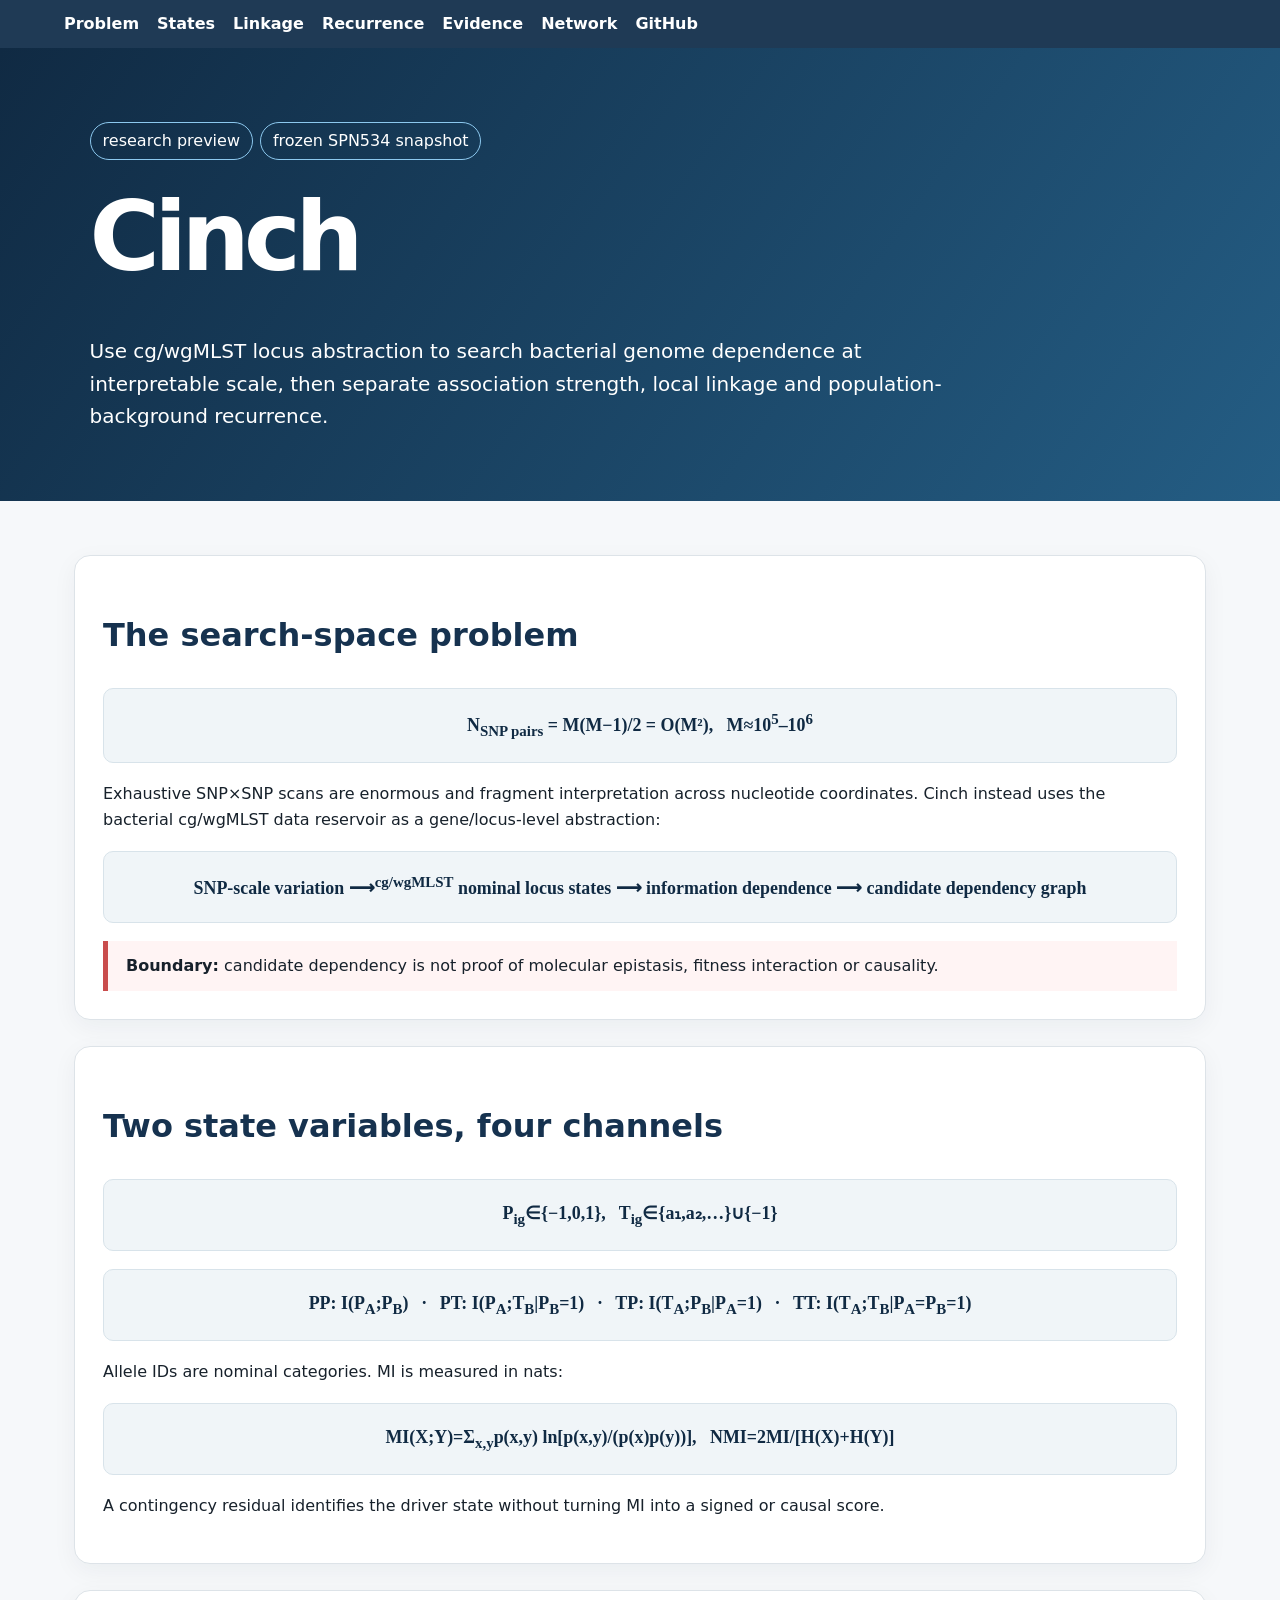
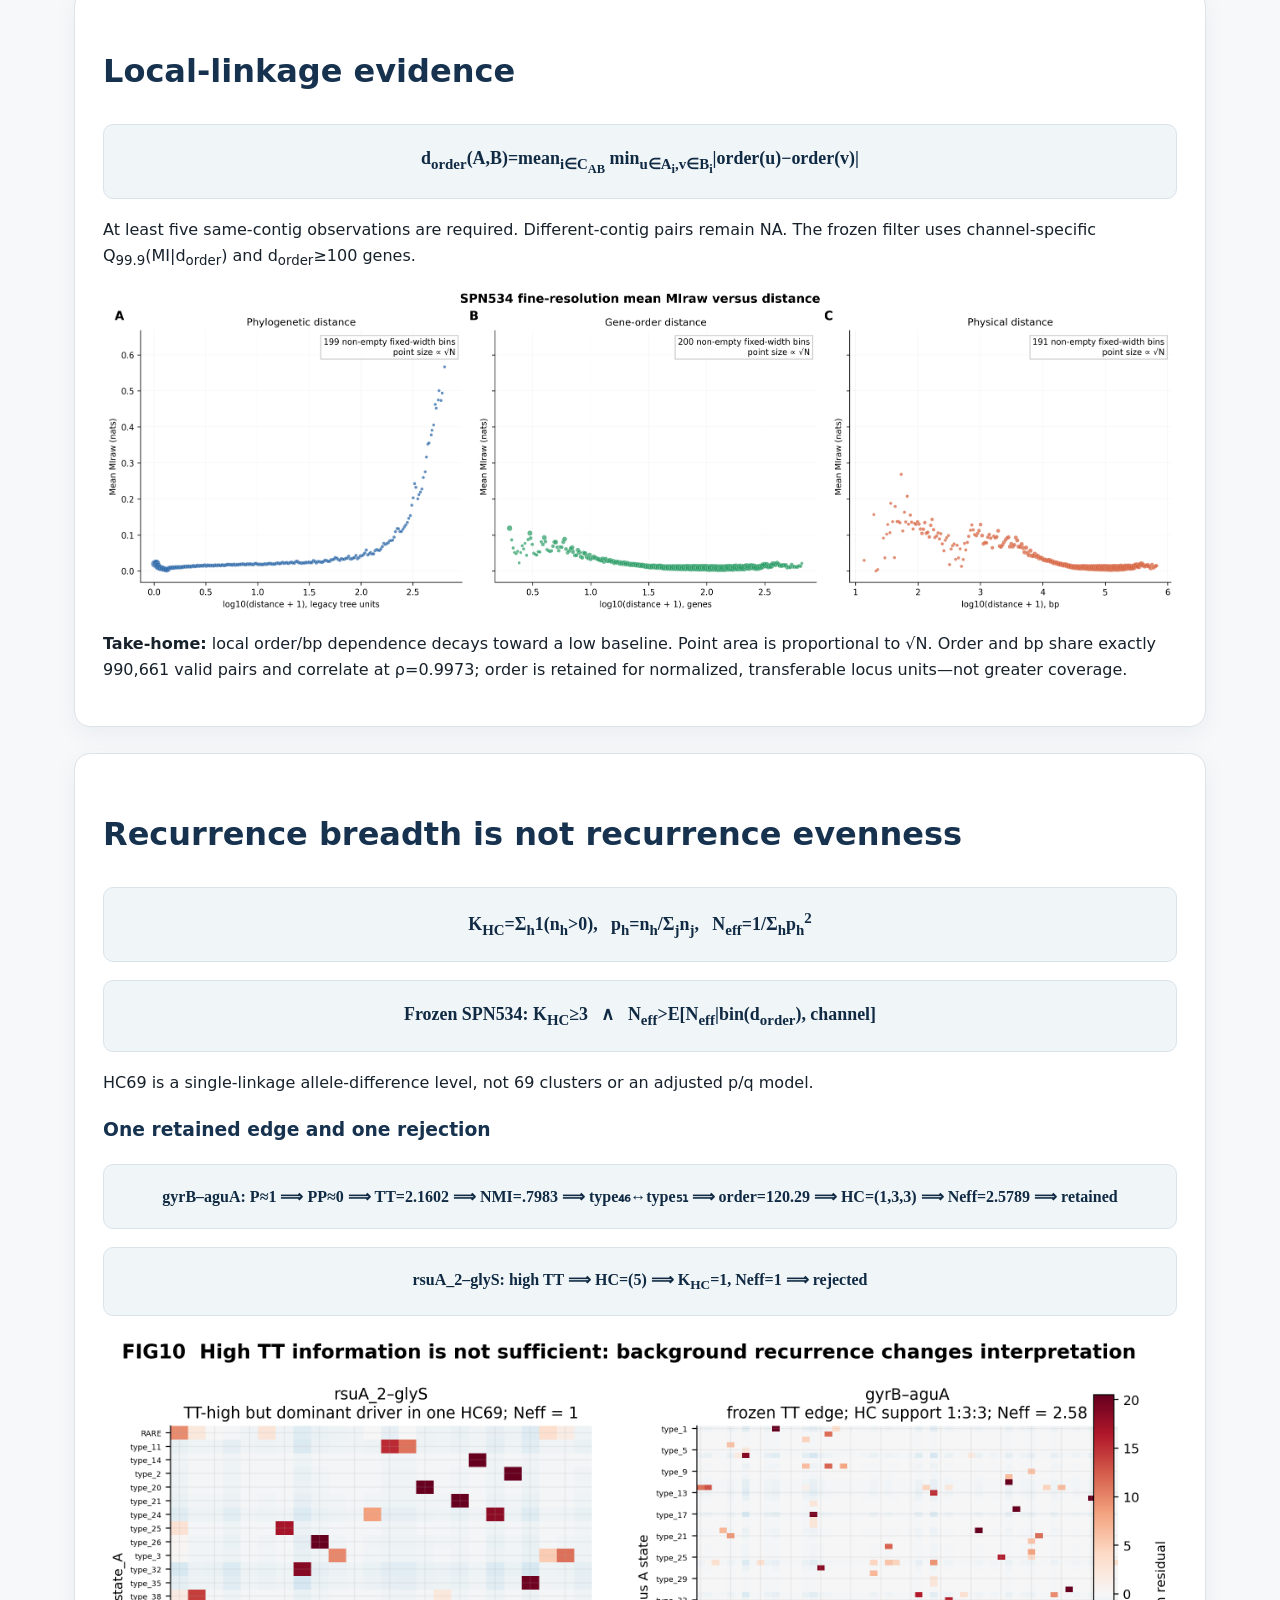
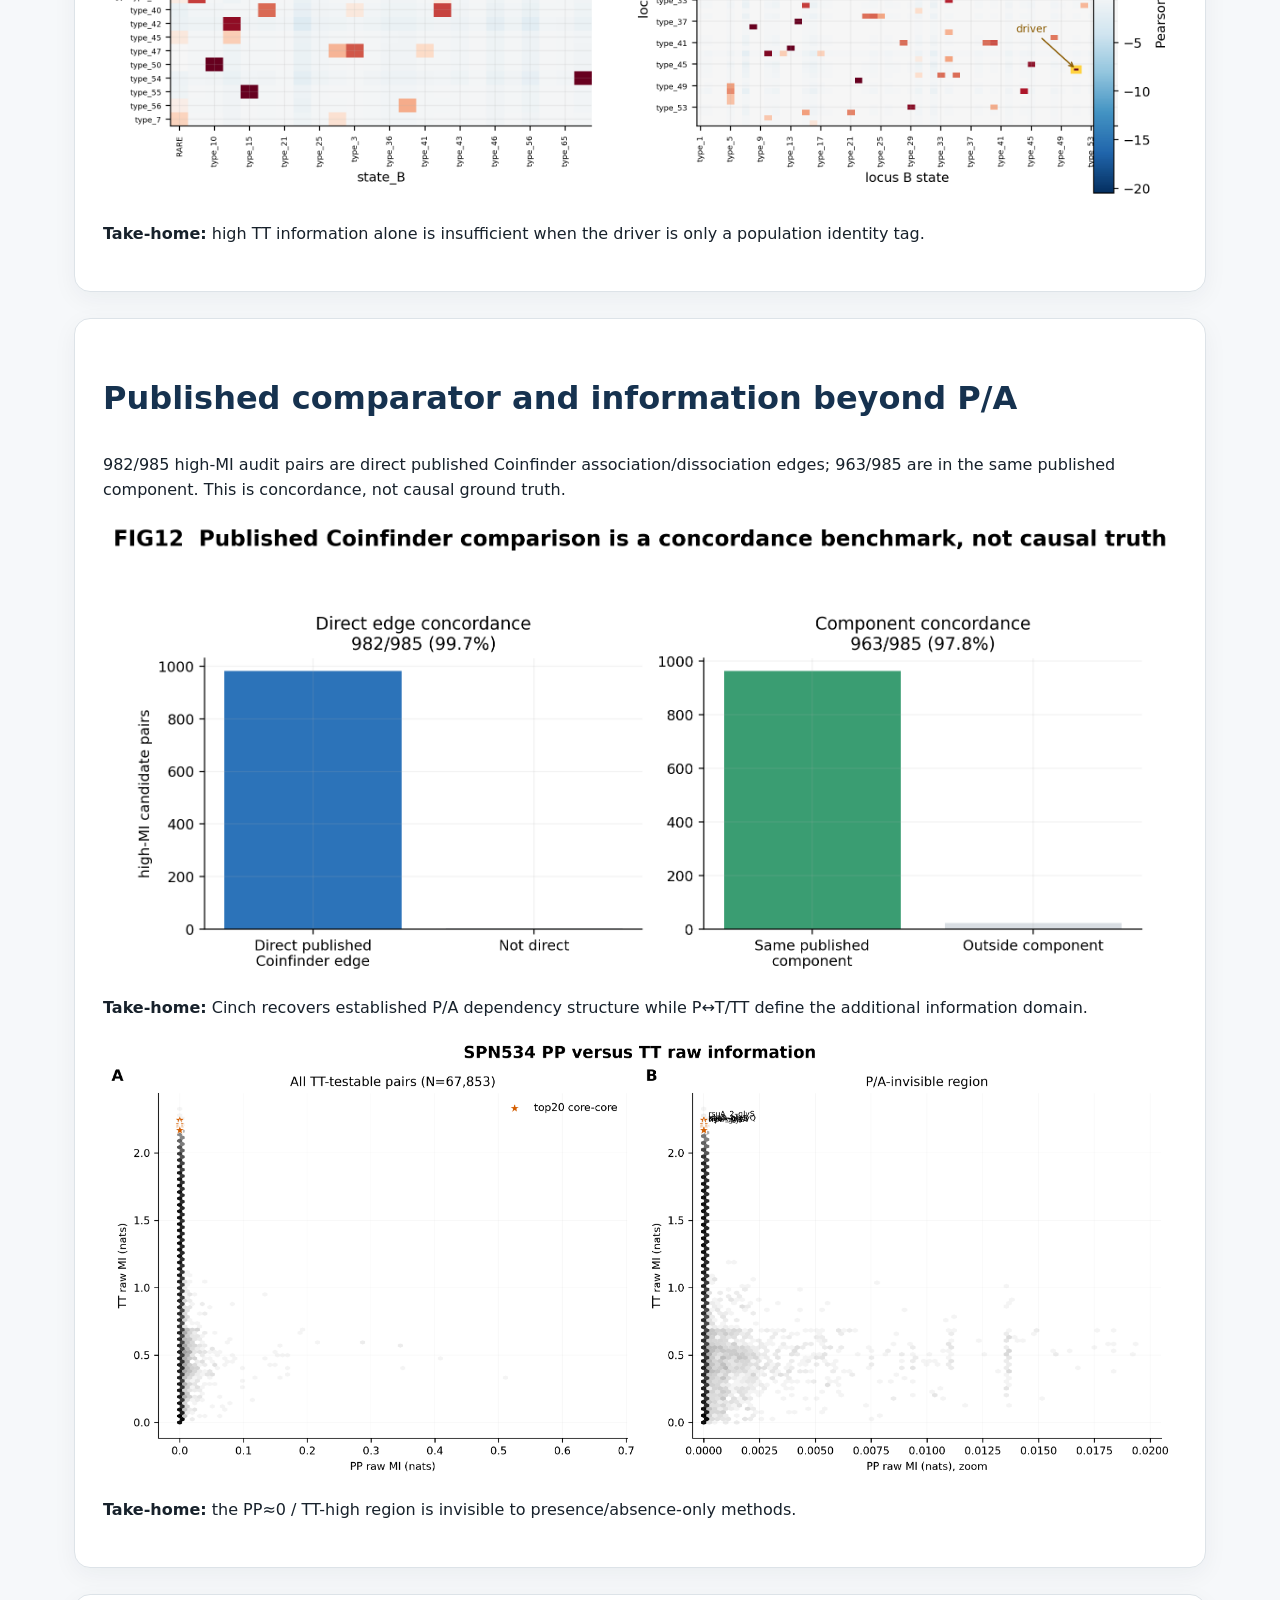
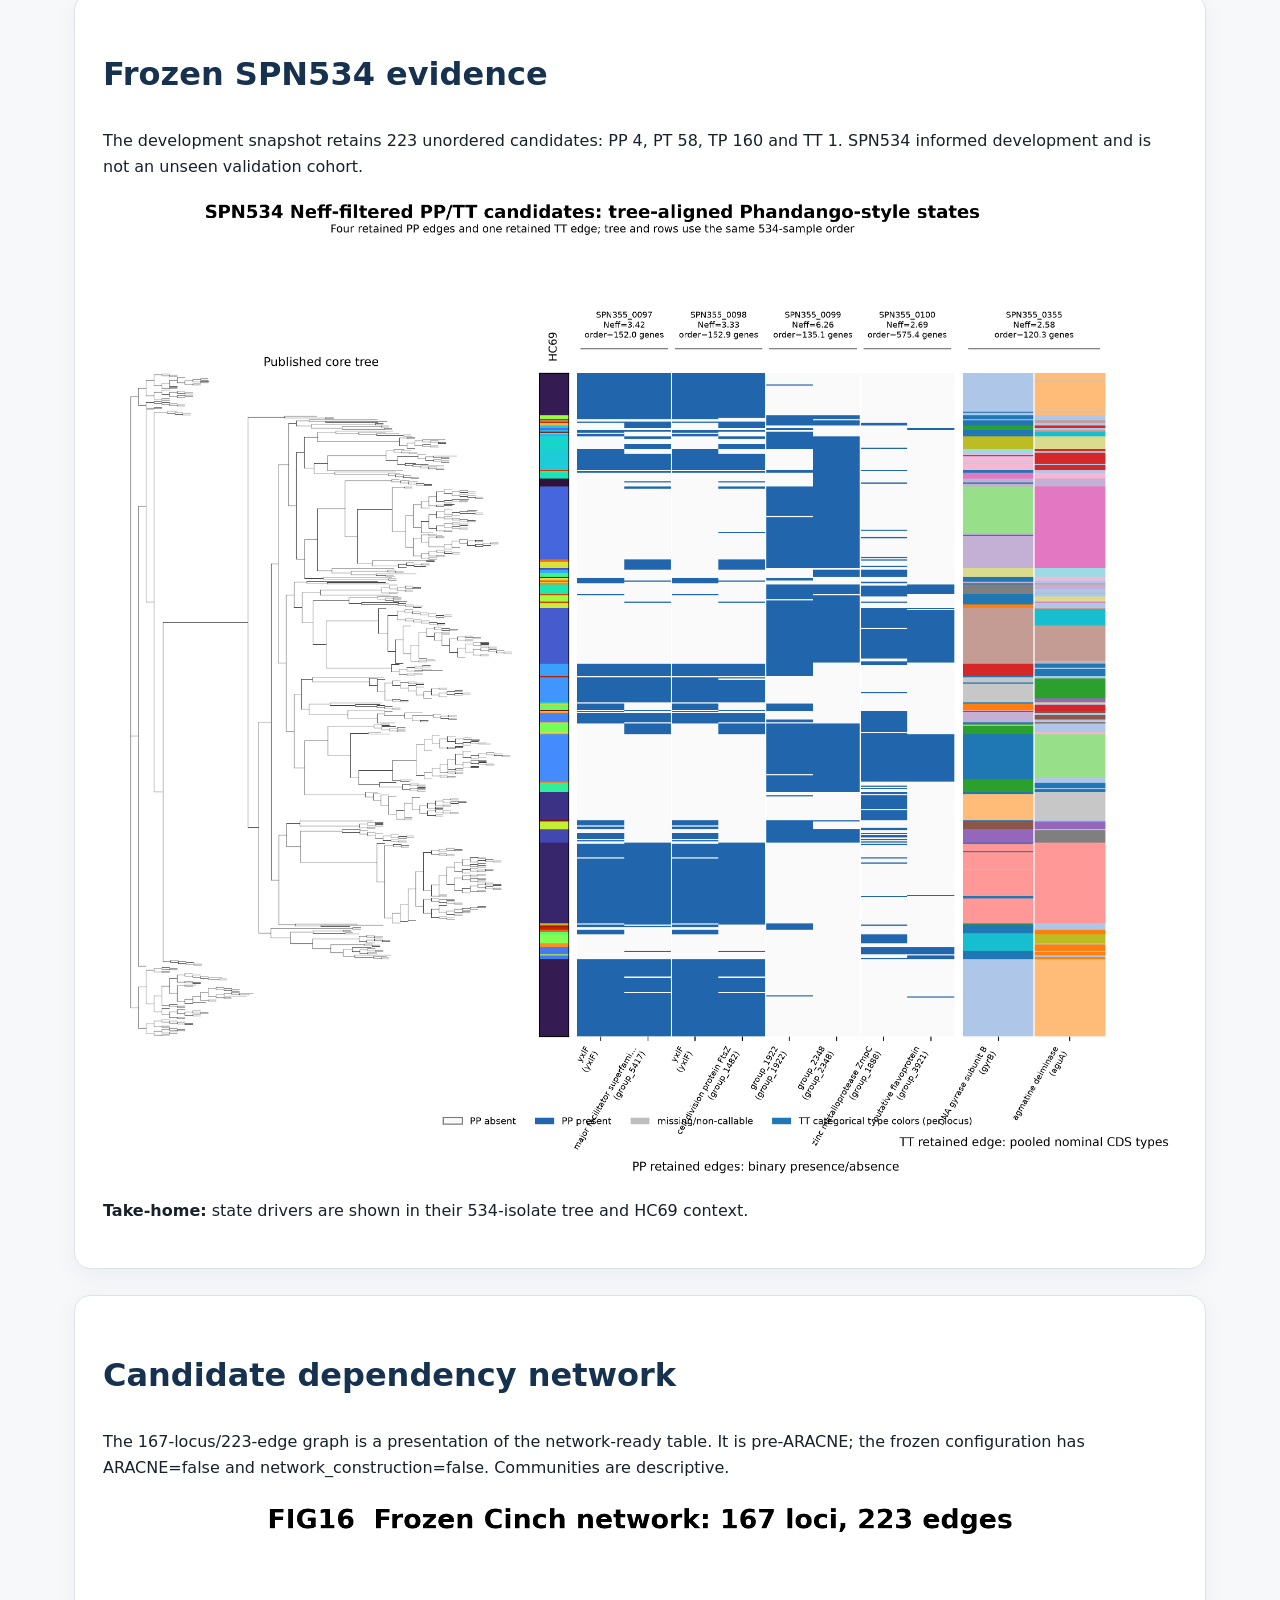
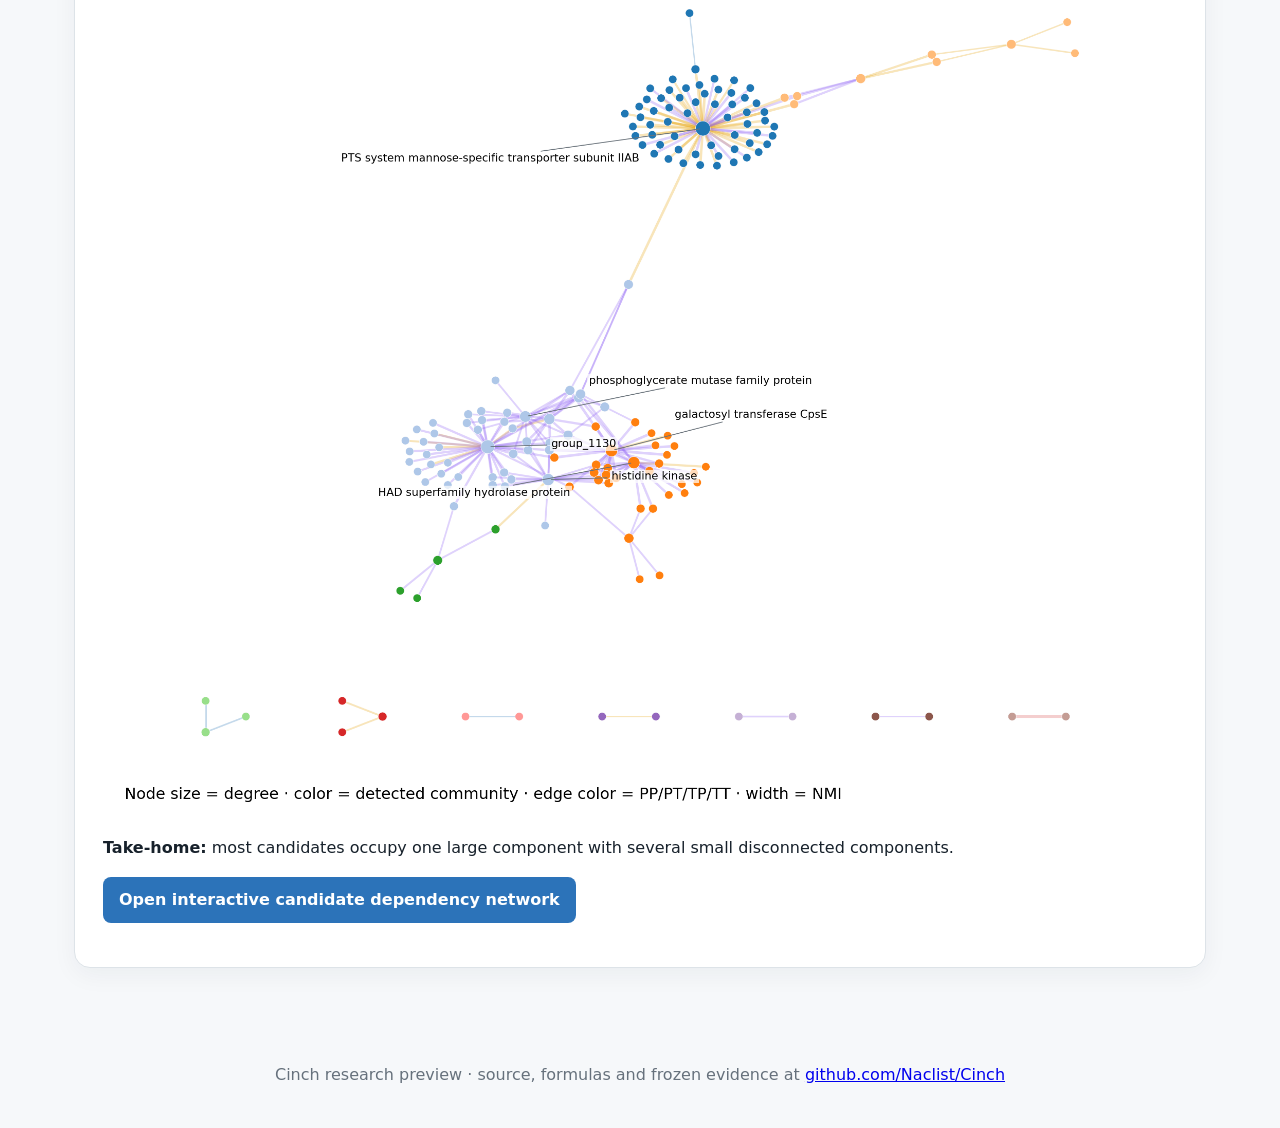
<file: site/index.html>
<!doctype html><html lang="en"><head><meta charset="utf-8"><meta name="viewport" content="width=device-width,initial-scale=1"><meta name="description" content="Cinch: locus-level information dependence for bacterial whole genomes"><title>Cinch — candidate bacterial dependency discovery</title><link rel="stylesheet" href="style.css"></head><body>
<nav><a href="#problem">Problem</a><a href="#states">States</a><a href="#linkage">Linkage</a><a href="#recurrence">Recurrence</a><a href="#evidence">Evidence</a><a href="#network">Network</a><a href="https://github.com/Naclist/Cinch">GitHub</a></nav>
<header class="hero"><span class="badge">research preview</span><span class="badge">frozen SPN534 snapshot</span><h1>Cinch</h1><p>Use cg/wgMLST locus abstraction to search bacterial genome dependence at interpretable scale, then separate association strength, local linkage and population-background recurrence.</p></header>
<main>
<section id="problem"><h2>The search-space problem</h2><div class="equation">N<sub>SNP pairs</sub> = M(M−1)/2 = O(M²), &nbsp; M≈10<sup>5</sup>–10<sup>6</sup></div><p>Exhaustive SNP×SNP scans are enormous and fragment interpretation across nucleotide coordinates. Cinch instead uses the bacterial cg/wgMLST data reservoir as a gene/locus-level abstraction:</p><div class="equation">SNP-scale variation ⟶<sup>cg/wgMLST</sup> nominal locus states ⟶ information dependence ⟶ candidate dependency graph</div><div class="warning"><b>Boundary:</b> candidate dependency is not proof of molecular epistasis, fitness interaction or causality.</div></section>
<section id="states"><h2>Two state variables, four channels</h2><div class="equation">P<sub>ig</sub>∈{−1,0,1}, &nbsp; T<sub>ig</sub>∈{a₁,a₂,…}∪{−1}</div><div class="equation">PP: I(P<sub>A</sub>;P<sub>B</sub>) &nbsp; · &nbsp; PT: I(P<sub>A</sub>;T<sub>B</sub>|P<sub>B</sub>=1) &nbsp; · &nbsp; TP: I(T<sub>A</sub>;P<sub>B</sub>|P<sub>A</sub>=1) &nbsp; · &nbsp; TT: I(T<sub>A</sub>;T<sub>B</sub>|P<sub>A</sub>=P<sub>B</sub>=1)</div><p>Allele IDs are nominal categories. MI is measured in nats:</p><div class="equation">MI(X;Y)=Σ<sub>x,y</sub>p(x,y) ln[p(x,y)/(p(x)p(y))], &nbsp; NMI=2MI/[H(X)+H(Y)]</div><p>A contingency residual identifies the driver state without turning MI into a signed or causal score.</p></section>
<section id="linkage"><h2>Local-linkage evidence</h2><div class="equation">d<sub>order</sub>(A,B)=mean<sub>i∈C<sub>AB</sub></sub> min<sub>u∈A<sub>i</sub>,v∈B<sub>i</sub></sub>|order(u)−order(v)|</div><p>At least five same-contig observations are required. Different-contig pairs remain NA. The frozen filter uses channel-specific Q<sub>99.9</sub>(MI|d<sub>order</sub>) and d<sub>order</sub>≥100 genes.</p><img src="assets/FIG06_DISTANCE_MEAN_CURVES.png" alt="Mean MIraw versus distance"><p><b>Take-home:</b> local order/bp dependence decays toward a low baseline. Point area is proportional to √N. Order and bp share exactly 990,661 valid pairs and correlate at ρ=0.9973; order is retained for normalized, transferable locus units—not greater coverage.</p></section>
<section id="recurrence"><h2>Recurrence breadth is not recurrence evenness</h2><div class="equation">K<sub>HC</sub>=Σ<sub>h</sub>1(n<sub>h</sub>&gt;0), &nbsp; p<sub>h</sub>=n<sub>h</sub>/Σ<sub>j</sub>n<sub>j</sub>, &nbsp; N<sub>eff</sub>=1/Σ<sub>h</sub>p<sub>h</sub><sup>2</sup></div><div class="equation">Frozen SPN534: K<sub>HC</sub>≥3 &nbsp; ∧ &nbsp; N<sub>eff</sub>&gt;E[N<sub>eff</sub>|bin(d<sub>order</sub>), channel]</div><p>HC69 is a single-linkage allele-difference level, not 69 clusters or an adjusted p/q model.</p><h3>One retained edge and one rejection</h3><div class="equation small">gyrB–aguA: P≈1 ⟹ PP≈0 ⟹ TT=2.1602 ⟹ NMI=.7983 ⟹ type₄₆↔type₅₁ ⟹ order=120.29 ⟹ HC=(1,3,3) ⟹ Neff=2.5789 ⟹ retained</div><div class="equation small">rsuA_2–glyS: high TT ⟹ HC=(5) ⟹ K<sub>HC</sub>=1, Neff=1 ⟹ rejected</div><img src="assets/FIG10_TT_BACKGROUND_CONTRAST.png" alt="TT background contrast"><p><b>Take-home:</b> high TT information alone is insufficient when the driver is only a population identity tag.</p></section>
<section id="evidence"><h2>Published comparator and information beyond P/A</h2><p>982/985 high-MI audit pairs are direct published Coinfinder association/dissociation edges; 963/985 are in the same published component. This is concordance, not causal ground truth.</p><img src="assets/FIG12_COINFINDER_CONCORDANCE.png" alt="Coinfinder concordance"><p><b>Take-home:</b> Cinch recovers established P/A dependency structure while P↔T/TT define the additional information domain.</p><img src="assets/FIG13_PP_VS_TT.png" alt="PP versus TT"><p><b>Take-home:</b> the PP≈0 / TT-high region is invisible to presence/absence-only methods.</p></section>
<section><h2>Frozen SPN534 evidence</h2><p>The development snapshot retains 223 unordered candidates: PP 4, PT 58, TP 160 and TT 1. SPN534 informed development and is not an unseen validation cohort.</p><img src="assets/FIG14_TREE_HC_STATE.png" alt="Tree aligned states"><p><b>Take-home:</b> state drivers are shown in their 534-isolate tree and HC69 context.</p></section>
<section id="network"><h2>Candidate dependency network</h2><p>The 167-locus/223-edge graph is a presentation of the network-ready table. It is pre-ARACNE; the frozen configuration has ARACNE=false and network_construction=false. Communities are descriptive.</p><img src="assets/FIG16_FINAL_NETWORK.png" alt="Candidate dependency network"><p><b>Take-home:</b> most candidates occupy one large component with several small disconnected components.</p><p><a class="button" href="network.html">Open interactive candidate dependency network</a></p></section>
</main><footer>Cinch research preview · source, formulas and frozen evidence at <a href="https://github.com/Naclist/Cinch">github.com/Naclist/Cinch</a></footer></body></html>
</file>
<file: site/style.css>
:root{--ink:#17212b;--navy:#16324f;--blue:#2c73b9;--paper:#f6f8fa;--red:#c94c4c}*{box-sizing:border-box}body{margin:0;font:16px/1.62 system-ui,-apple-system,Segoe UI,sans-serif;color:var(--ink);background:var(--paper)}nav{position:sticky;top:0;z-index:5;background:rgba(22,50,79,.96);padding:11px 5%;color:#fff}nav a{color:#fff;text-decoration:none;margin-right:18px;font-weight:650}.hero{padding:74px 7% 48px;background:linear-gradient(125deg,#102a43,#245d84);color:#fff}.hero h1{font-size:clamp(3rem,8vw,6rem);margin:0;letter-spacing:-.06em}.hero p{max-width:900px;font-size:1.25rem}.badge{display:inline-block;border:1px solid #8cc8ee;border-radius:99px;padding:5px 12px;margin-right:7px}main{max-width:1180px;margin:auto;padding:28px 24px}section{background:white;border:1px solid #dde3e8;border-radius:16px;padding:28px;margin:26px 0;box-shadow:0 7px 24px rgba(20,40,60,.05)}h2{color:var(--navy);font-size:2rem}h3{color:var(--navy)}img{display:block;width:100%;height:auto;border-radius:10px;background:white}.equation{overflow-x:auto;margin:18px 0;padding:18px;text-align:center;background:#f0f5f8;border:1px solid #d8e3ea;border-radius:10px;font:600 1.12rem/1.7 Georgia,"Times New Roman",serif;color:#102a43}.equation.small{font-size:1rem}.warning{border-left:5px solid var(--red);padding:12px 18px;background:#fff4f4}.button{display:inline-block;background:var(--blue);color:#fff;padding:10px 16px;border-radius:8px;text-decoration:none;font-weight:700}footer{text-align:center;padding:40px;color:#66717c}code{background:#edf2f7;padding:2px 5px;border-radius:4px}@media(max-width:700px){nav a{display:inline-block;margin:4px 8px}.hero{padding:45px 25px}section{padding:18px}.equation{text-align:left;font-size:.95rem}}
</file>
